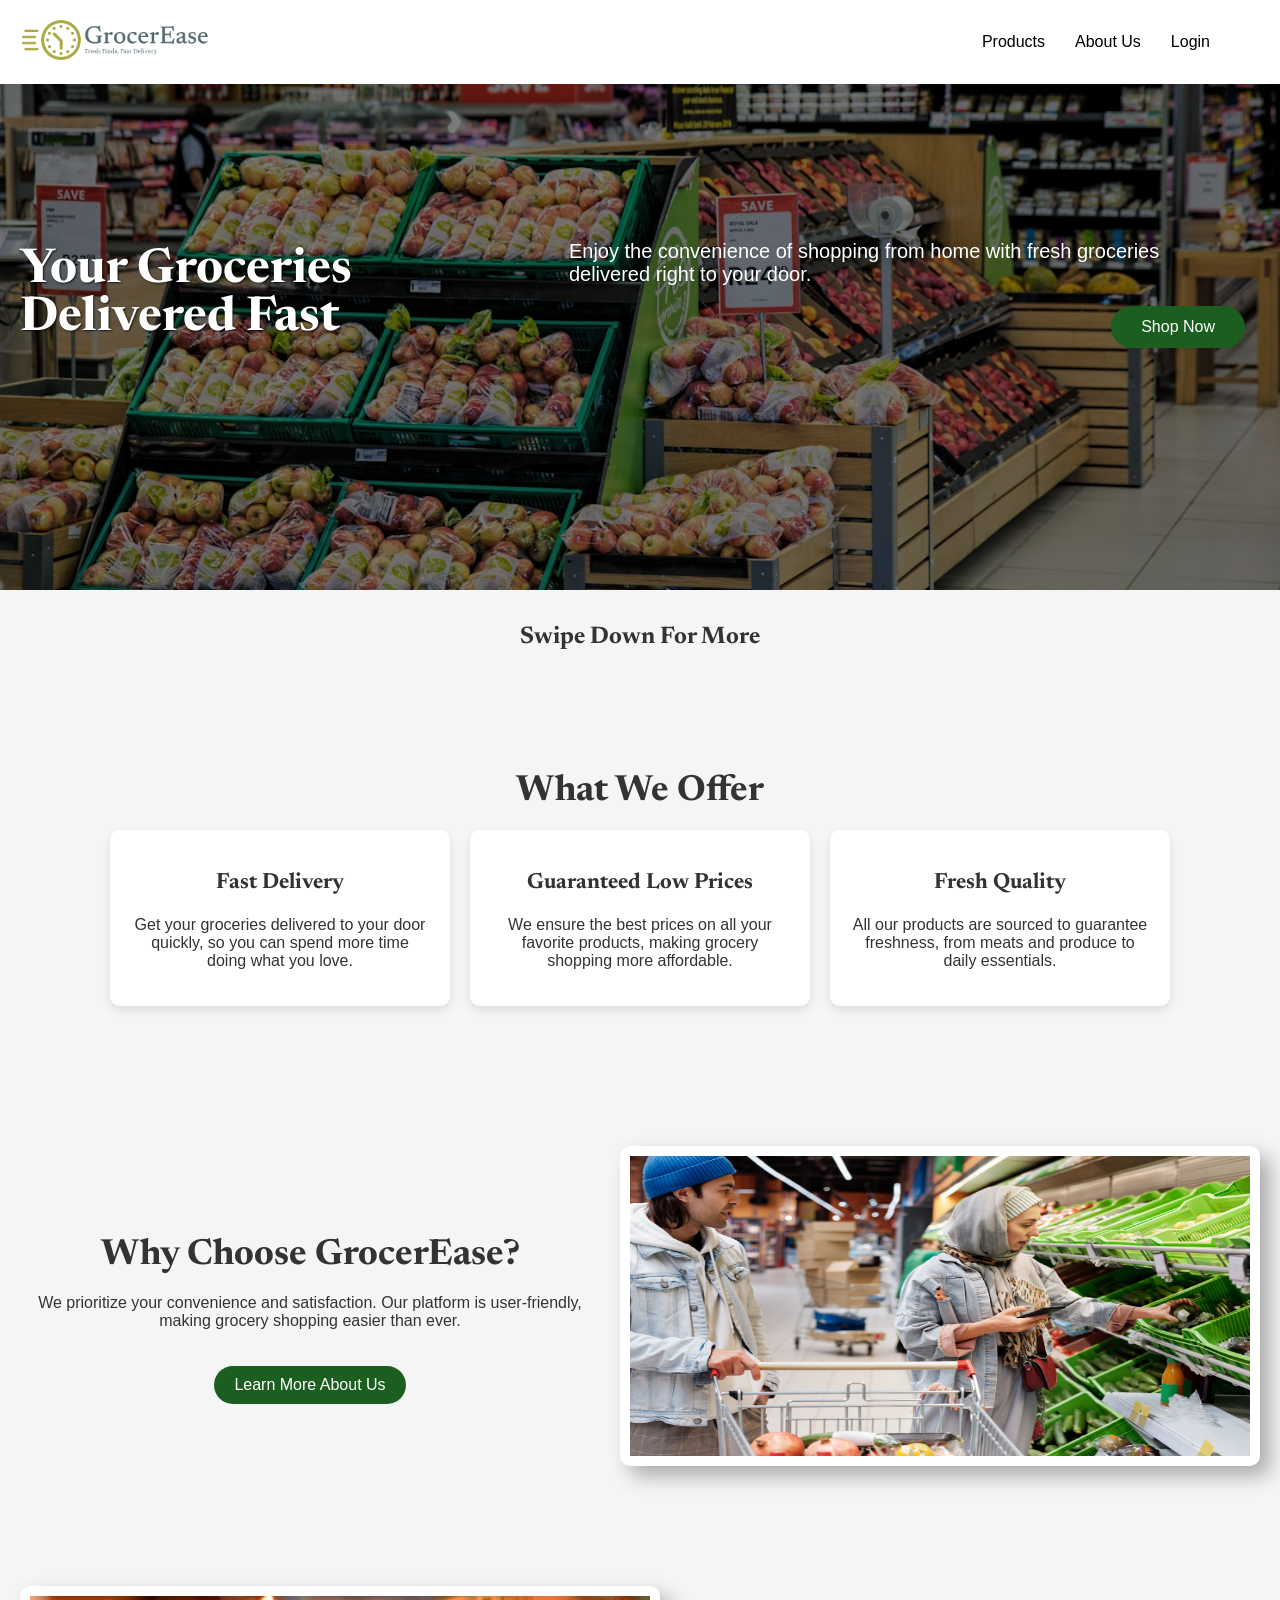
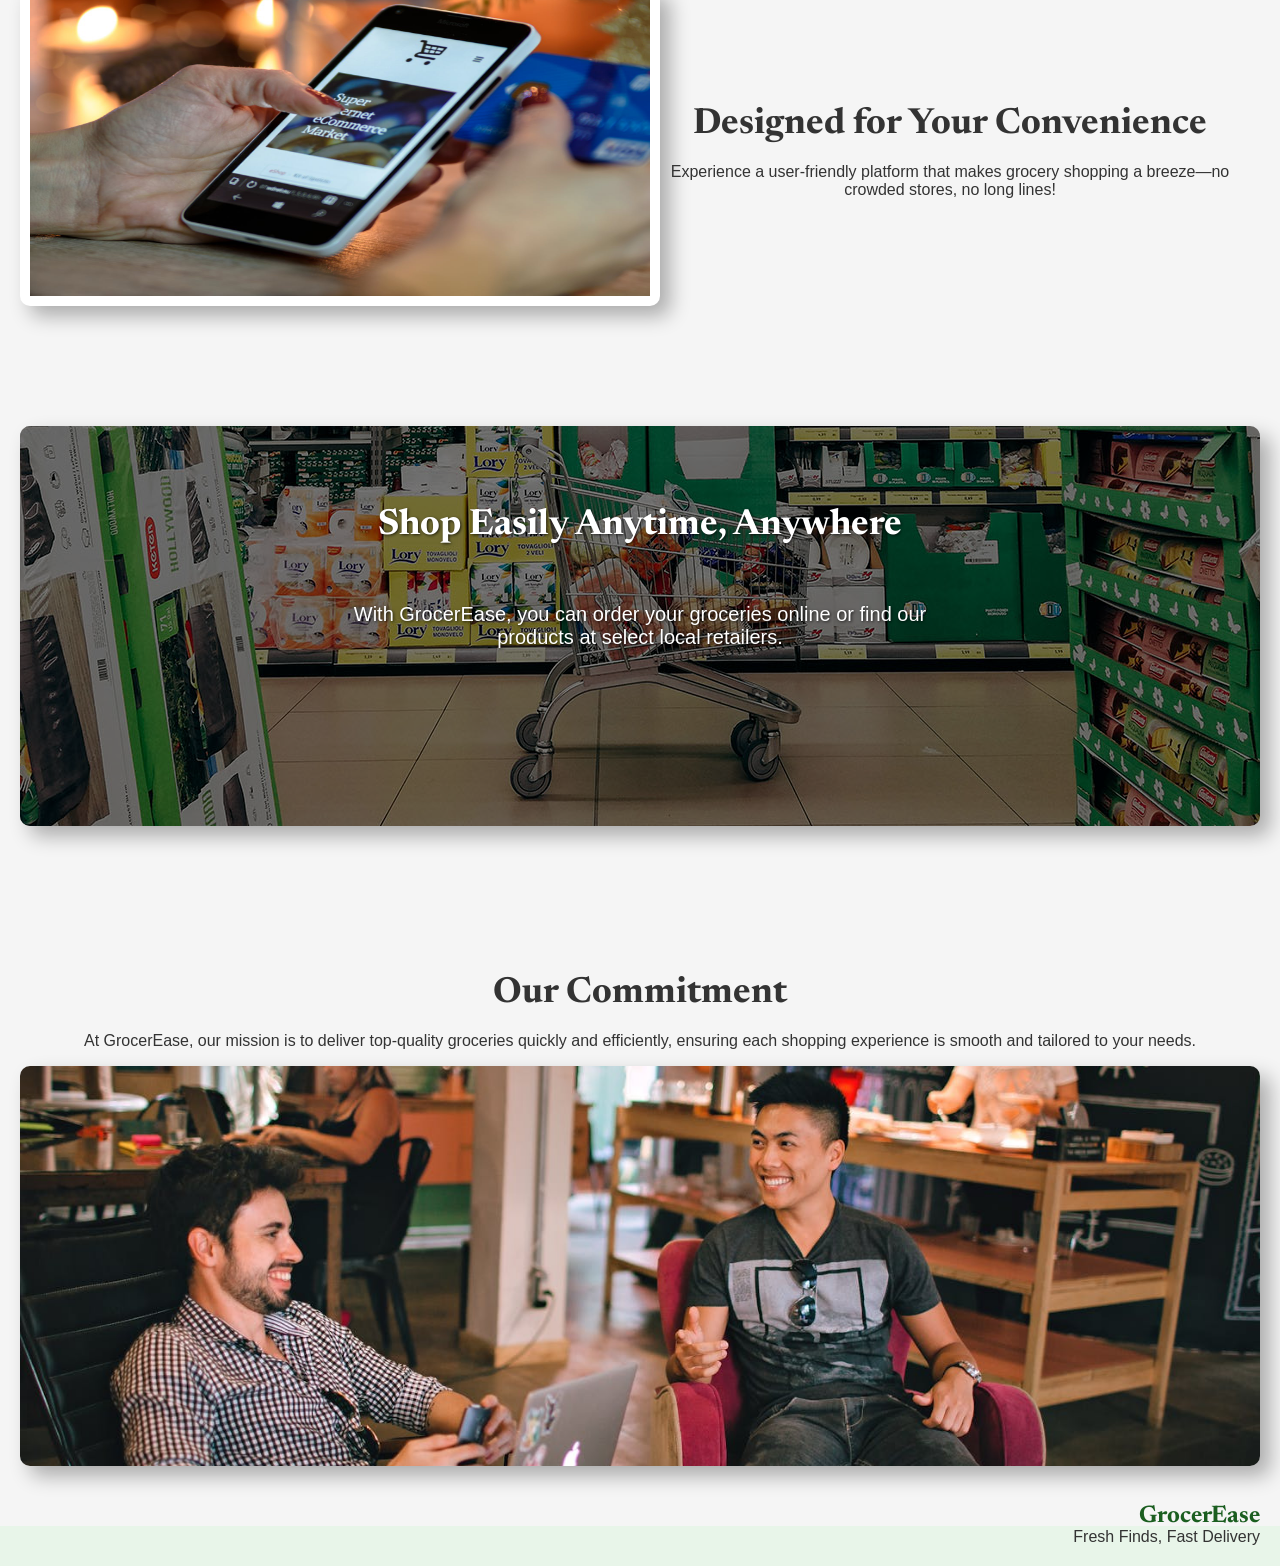
<file: public_html/index.html>
<!DOCTYPE html>
<html lang="en">
<head>
    <meta charset="UTF-8">
    <meta name="viewport" content="width=device-width, initial-scale=1.0">
    <title>Grocerease - Your Grocery Delivery Solution</title>
    <link rel="preconnect" href="https://fonts.googleapis.com">
    <link rel="preconnect" href="https://fonts.gstatic.com" crossorigin>
    <link href="https://fonts.googleapis.com/css2?family=Newsreader:ital,opsz,wght@0,6..72,200..800;1,6..72,200..800&display=swap" rel="stylesheet">
    <link href="https://fonts.googleapis.com/css2?family=Rubik:ital,wght@0,300;1,300&display=swap" rel="stylesheet">
    <link rel="stylesheet" href="css/default.css">
</head>
<body>
    <header class="header" id="header">
        <div class="logo">
            <img src="images/logo.png" alt="Logo" />
        </div>
        <nav class="nav">
            <ul>
                <li><a href="php/login/login.php">Products</a></li>
                <li><a href="php/aboutus.php">About Us</a></li>
                <li><a href="php/login/login.php">Login</a></li>
            </ul>
        </nav>
    </header>
    
    <div class="hero">
        
        <div class="content-container">
            <h1>Your Groceries Delivered Fast</h1>
            <div class="text-container">
                <p>Enjoy the convenience of shopping from home with fresh groceries delivered right to your door.</p>
                <a href="php/login/login.php" class="cta-btn">Shop Now</a>
            </div>
        </div>
    </div>
    <div class="swipe">
        <h2>Swipe Down For More</h2>
    </div>    
    <section id="products" class="info-section">
        <h2>What We Offer</h2>
        <div class="offerings">
            <div class="offering-card">
                <h3>Fast Delivery</h3>
                <p>Get your groceries delivered to your door quickly, so you can spend more time doing what you love.</p>
            </div>
            <div class="offering-card">
                <h3>Guaranteed Low Prices</h3>
                <p>We ensure the best prices on all your favorite products, making grocery shopping more affordable.</p>
            </div>
            <div class="offering-card">
                <h3>Fresh Quality</h3>
                <p>All our products are sourced to guarantee freshness, from meats and produce to daily essentials.</p>
            </div>
        </div>
    </section>

    <section class="info-section split-layout">
        <div class="text-content">
            <h2>Why Choose GrocerEase?</h2>
            <p>We prioritize your convenience and satisfaction. Our platform is user-friendly, making grocery shopping easier than ever.</p>
            <a href="php/aboutus.php" class="about-btn">Learn More About Us</a>
        </div>
        <img src="images/why chosoe.jpg" alt="Description of Image 1" class="image-placeholder">
    </section>

    <section class="info-section split-layout-reverse">
        <div class="text-content">
            <h2>Designed for Your Convenience</h2>
            <p>Experience a user-friendly platform that makes grocery shopping a breeze—no crowded stores, no long lines!</p>
        </div>
        <img src="images/conveniibnce.jpg" alt="Description of Image 2" class="image-placeholder">
    </section>

    <section class="info-section">
        <div class="image-dark">
            <h2>Shop Easily Anytime, Anywhere</h2>
            <p>With GrocerEase, you can order your groceries online or find our products at select local retailers.</p>
        </div>
    </section>
    
    <section class="info-section">
        <h2>Our Commitment</h2>
        <p>At GrocerEase, our mission is to deliver top-quality groceries quickly and efficiently, ensuring each shopping experience is smooth and tailored to your needs.</p>
        <div class="image-place">
            <img src=" images/commitment.jpg" alt="Description of Image 4" style="max-width: 100%; height: auto;">
        </div>
    </section>

    <footer>
        <div class="footer-content">
            <h2>GrocerEase</h2>
            <p>Fresh Finds, Fast Delivery</p>
        </div>
    </footer>

</body>
<script>
    let lastScrollY = window.scrollY;

window.addEventListener('scroll', function() {
    const header = document.getElementById('header');
    const currentScrollY = window.scrollY;

    if (currentScrollY > lastScrollY && currentScrollY > 50) {
        // Scrolling down
        header.classList.add('shrink');
    } else {
        // Scrolling up
        header.classList.remove('shrink');
    }

    lastScrollY = currentScrollY;
});

</script>
</html>
</file>
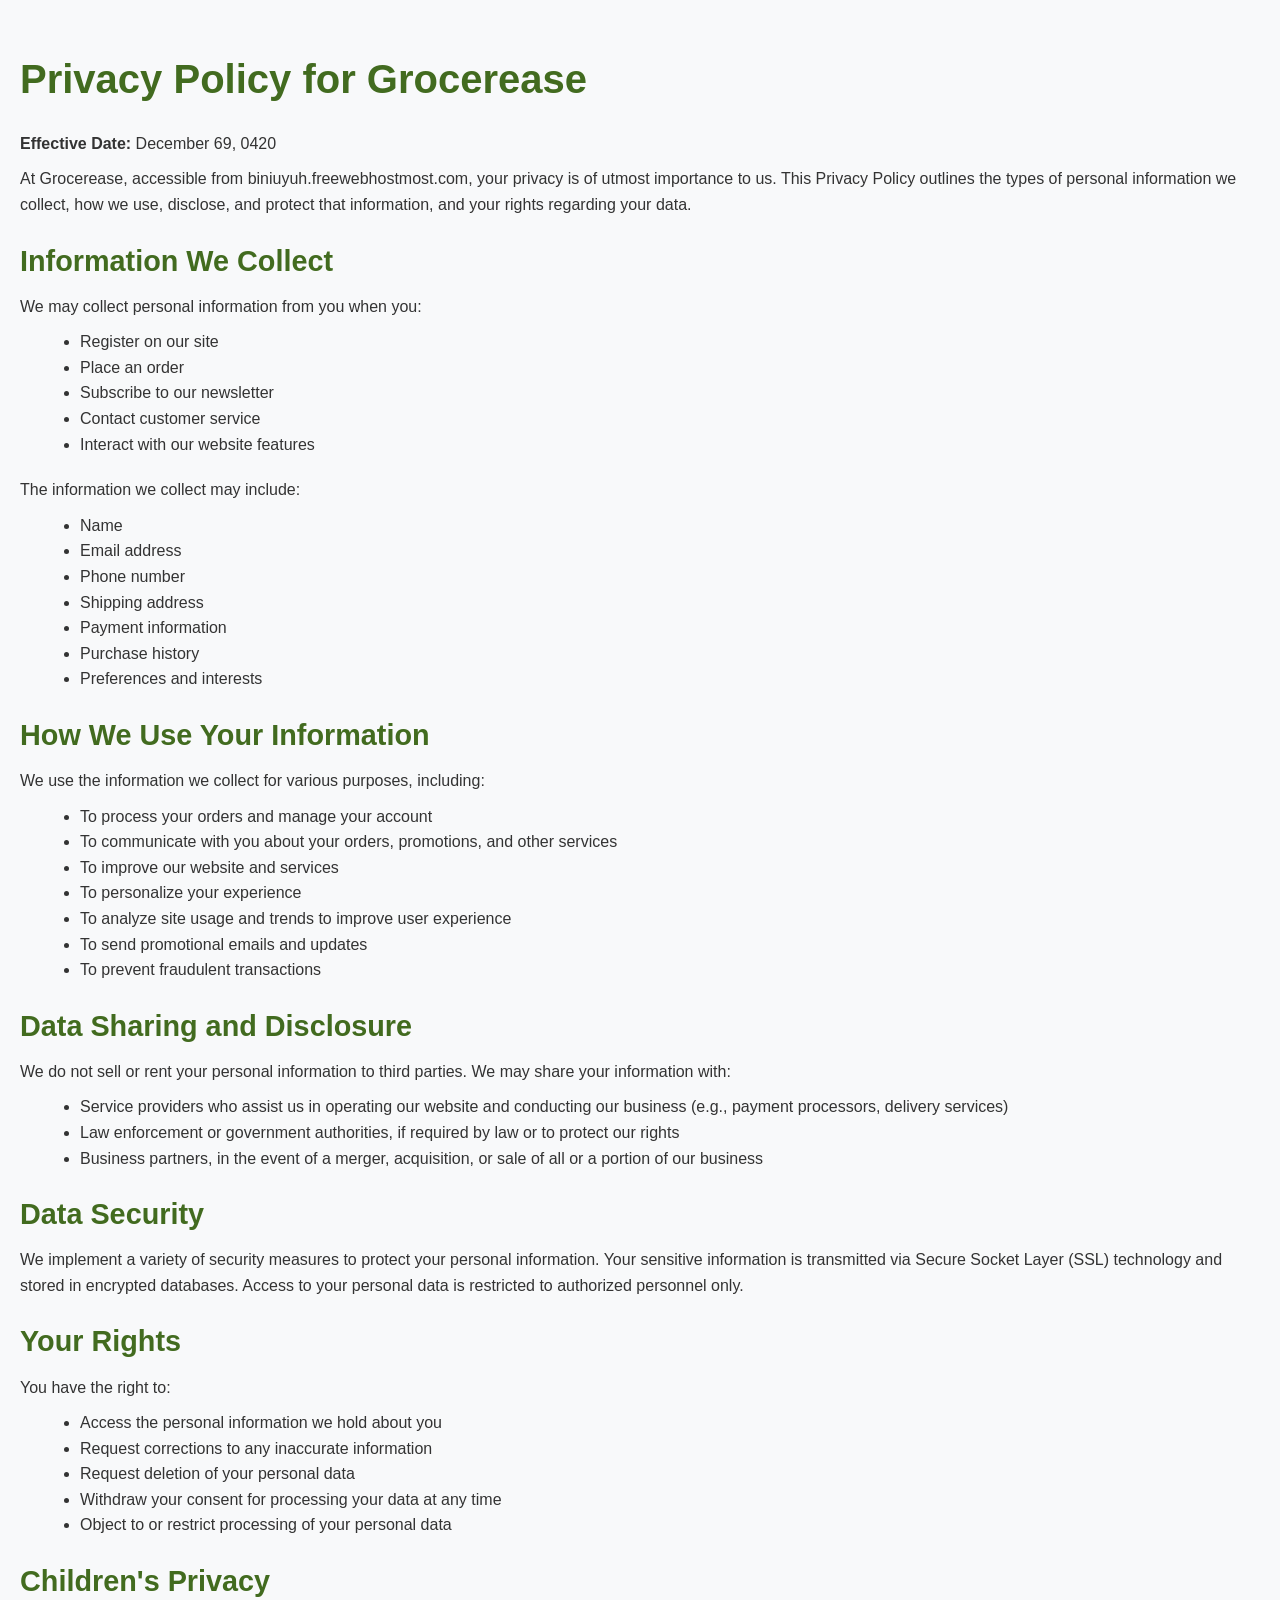
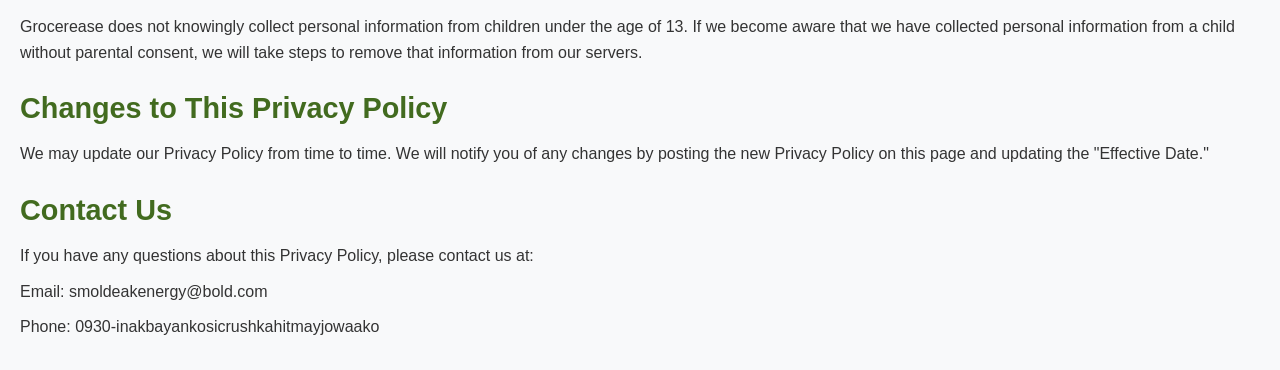
<file: public_html/php/login/user/privacy_policy.html>
<!DOCTYPE html>
<html lang="en">
<head>
    <meta charset="UTF-8">
    <meta name="viewport" content="width=device-width, initial-scale=1.0">
    <title>Privacy Policy - Grocerease</title>
    <style>
        body {
            font-family: 'Roboto', sans-serif; /* Assuming Roboto as the primary font */
            line-height: 1.6;
            background-color: #f8f9fa; /* Light gray for a clean look */
            color: #333;
            margin: 0;
            padding: 20px;
        }
        h1 {
            color: #426b1f; /* Green color for headers */
            font-size: 2.5rem;
            margin-bottom: 20px;
        }
        h2 {
            color: #426b1f;
            margin-top: 20px;
            margin-bottom: 10px;
            font-size: 1.8rem;
        }
        p {
            margin: 10px 0;
        }
        ul {
            margin: 10px 0 20px 20px;
        }
    </style>
</head>
<body>

<h1>Privacy Policy for Grocerease</h1>
<p><strong>Effective Date:</strong> December 69, 0420</p>

<p>At Grocerease, accessible from biniuyuh.freewebhostmost.com, your privacy is of utmost importance to us. This Privacy Policy outlines the types of personal information we collect, how we use, disclose, and protect that information, and your rights regarding your data.</p>

<h2>Information We Collect</h2>
<p>We may collect personal information from you when you:</p>
<ul>
    <li>Register on our site</li>
    <li>Place an order</li>
    <li>Subscribe to our newsletter</li>
    <li>Contact customer service</li>
    <li>Interact with our website features</li>
</ul>
<p>The information we collect may include:</p>
<ul>
    <li>Name</li>
    <li>Email address</li>
    <li>Phone number</li>
    <li>Shipping address</li>
    <li>Payment information</li>
    <li>Purchase history</li>
    <li>Preferences and interests</li>
</ul>

<h2>How We Use Your Information</h2>
<p>We use the information we collect for various purposes, including:</p>
<ul>
    <li>To process your orders and manage your account</li>
    <li>To communicate with you about your orders, promotions, and other services</li>
    <li>To improve our website and services</li>
    <li>To personalize your experience</li>
    <li>To analyze site usage and trends to improve user experience</li>
    <li>To send promotional emails and updates</li>
    <li>To prevent fraudulent transactions</li>
</ul>

<h2>Data Sharing and Disclosure</h2>
<p>We do not sell or rent your personal information to third parties. We may share your information with:</p>
<ul>
    <li>Service providers who assist us in operating our website and conducting our business (e.g., payment processors, delivery services)</li>
    <li>Law enforcement or government authorities, if required by law or to protect our rights</li>
    <li>Business partners, in the event of a merger, acquisition, or sale of all or a portion of our business</li>
</ul>

<h2>Data Security</h2>
<p>We implement a variety of security measures to protect your personal information. Your sensitive information is transmitted via Secure Socket Layer (SSL) technology and stored in encrypted databases. Access to your personal data is restricted to authorized personnel only.</p>

<h2>Your Rights</h2>
<p>You have the right to:</p>
<ul>
    <li>Access the personal information we hold about you</li>
    <li>Request corrections to any inaccurate information</li>
    <li>Request deletion of your personal data</li>
    <li>Withdraw your consent for processing your data at any time</li>
    <li>Object to or restrict processing of your personal data</li>
</ul>

<h2>Children's Privacy</h2>
<p>Grocerease does not knowingly collect personal information from children under the age of 13. If we become aware that we have collected personal information from a child without parental consent, we will take steps to remove that information from our servers.</p>

<h2>Changes to This Privacy Policy</h2>
<p>We may update our Privacy Policy from time to time. We will notify you of any changes by posting the new Privacy Policy on this page and updating the "Effective Date."</p>

<h2>Contact Us</h2>
<p>If you have any questions about this Privacy Policy, please contact us at:</p>
<p>Email: smoldeakenergy@bold.com</p>
<p>Phone: 0930-inakbayankosicrushkahitmayjowaako</p>


</body>
</html>
</file>
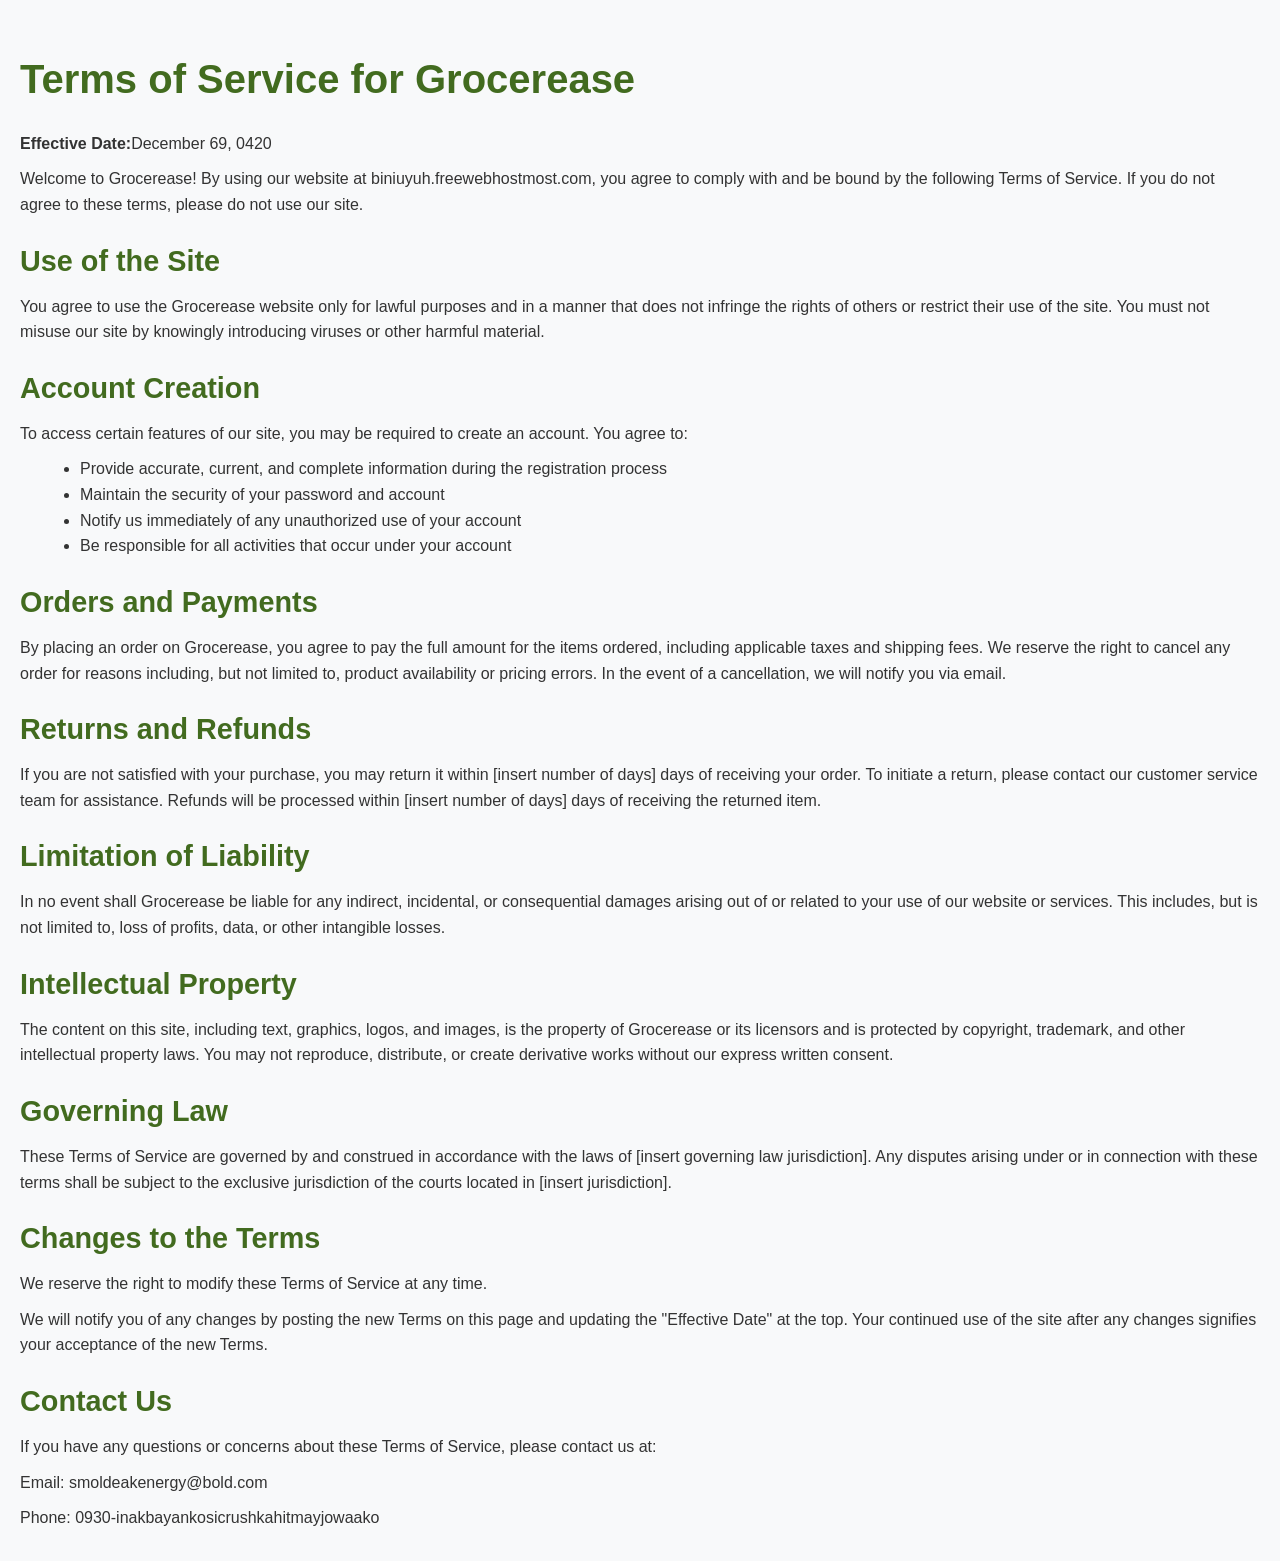
<file: public_html/php/login/user/terms_of_service.html>
<!DOCTYPE html>
<html lang="en">
<head>
    <meta charset="UTF-8">
    <meta name="viewport" content="width=device-width, initial-scale=1.0">
    <title>Terms of Service - Grocerease</title>
    <style>
        body {
            font-family: 'Roboto', sans-serif; /* Assuming Roboto as the primary font */
            line-height: 1.6;
            background-color: #f8f9fa; /* Light gray for a clean look */
            color: #333;
            margin: 0;
            padding: 20px;
        }
        h1 {
            color: #426b1f; /* Green color for headers */
            font-size: 2.5rem;
            margin-bottom: 20px;
        }
        h2 {
            color: #426b1f;
            margin-top: 20px;
            margin-bottom: 10px;
            font-size: 1.8rem;
        }
        p {
            margin: 10px 0;
        }
        ul {
            margin: 10px 0 20px 20px;
        }
    </style>
</head>
<body>

<h1>Terms of Service for Grocerease</h1>
<p><strong>Effective Date:</strong>December 69, 0420</p>

<p>Welcome to Grocerease! By using our website at biniuyuh.freewebhostmost.com, you agree to comply with and be bound by the following Terms of Service. If you do not agree to these terms, please do not use our site.</p>

<h2>Use of the Site</h2>
<p>You agree to use the Grocerease website only for lawful purposes and in a manner that does not infringe the rights of others or restrict their use of the site. You must not misuse our site by knowingly introducing viruses or other harmful material.</p>

<h2>Account Creation</h2>
<p>To access certain features of our site, you may be required to create an account. You agree to:</p>
<ul>
    <li>Provide accurate, current, and complete information during the registration process</li>
    <li>Maintain the security of your password and account</li>
    <li>Notify us immediately of any unauthorized use of your account</li>
    <li>Be responsible for all activities that occur under your account</li>
</ul>

<h2>Orders and Payments</h2>
<p>By placing an order on Grocerease, you agree to pay the full amount for the items ordered, including applicable taxes and shipping fees. We reserve the right to cancel any order for reasons including, but not limited to, product availability or pricing errors. In the event of a cancellation, we will notify you via email.</p>

<h2>Returns and Refunds</h2>
<p>If you are not satisfied with your purchase, you may return it within [insert number of days] days of receiving your order. To initiate a return, please contact our customer service team for assistance. Refunds will be processed within [insert number of days] days of receiving the returned item.</p>

<h2>Limitation of Liability</h2>
<p>In no event shall Grocerease be liable for any indirect, incidental, or consequential damages arising out of or related to your use of our website or services. This includes, but is not limited to, loss of profits, data, or other intangible losses.</p>

<h2>Intellectual Property</h2>
<p>The content on this site, including text, graphics, logos, and images, is the property of Grocerease or its licensors and is protected by copyright, trademark, and other intellectual property laws. You may not reproduce, distribute, or create derivative works without our express written consent.</p>

<h2>Governing Law</h2>
<p>These Terms of Service are governed by and construed in accordance with the laws of [insert governing law jurisdiction]. Any disputes arising under or in connection with these terms shall be subject to the exclusive jurisdiction of the courts located in [insert jurisdiction].</p>

<h2>Changes to the Terms</h2>
<p>We reserve the right to modify these Terms of Service at any time.</p>
<p>We will notify you of any changes by posting the new Terms on this page and updating the "Effective Date" at the top. Your continued use of the site after any changes signifies your acceptance of the new Terms.</p>

<h2>Contact Us</h2>
<p>If you have any questions or concerns about these Terms of Service, please contact us at:</p>
<p>Email: smoldeakenergy@bold.com</p>
<p>Phone: 0930-inakbayankosicrushkahitmayjowaako</p>

</body>
</html>
</file>
<file: public_html/css/default.css>
/* General Styles */
body {
    margin: 0;
    padding: 0;
    font-family: 'Rubik', sans-serif;
    font-weight: 400;
    color: #333;
    background-color: #f5f5f5;
}

h1, h2, h3 {
    font-family: 'Newsreader', serif;
}

a {
    text-decoration: none;
    color: inherit;
}
.hero {
    position: relative;
    background-image: url('../images/groceries\ deliveed.jpg'); /* Use forward slashes */
    background-size: cover;
    background-position: center;
    height: 550px;
    display: flex;
    align-items: center; /* Center items vertically */
    padding: 20px; /* Add padding for spacing */
    color: white; /* Set a default text color */
}

.hero::before {
    content: ""; /* Create an empty element */
    position: absolute; /* Position overlay absolutely */
    top: 0;
    left: 0;
    right: 0;
    bottom: 0;
    background-color: rgba(0, 0, 0, 0.5); /* Semi-transparent black */
    z-index: 1; /* Ensure it’s behind the text */
}
body {
    margin: 0;
    font-family: Arial, sans-serif;
}

.header {
    position: fixed;
    top: 0;
    left: 0;
    width: 100%;
    background-color: white;

    display: flex;
    justify-content: space-between;
    align-items: center;
    padding: 20px;
    transition: padding 0.3s ease, background-color 0.3s ease;
    z-index: 1000;
    
}

.header.shrink {
    padding: 10px 20px;
    background-color: rgba(51, 51, 51, 0.425);
}

.logo img {
    height: 40px; /* Adjust logo size */
}
.nav{
    
    margin-right: 75px;
}
.nav ul {
    list-style: none;
    margin: 0;
    padding: 0;
    display: flex;
}

.nav li {
    margin: 0 15px;
}

.nav a {
    color: black;
    text-decoration: none;
    transition: color 0.3s ease;
}

.nav a:hover {
    color: lightgreen; /* Change color on hover */
}


.content-container {
    display: flex;
    width: 100%; /* Ensure it takes full width */
    justify-content: space-evenly; /* Space header and text container */
    position: relative; /* Ensure content is above the overlay */
    z-index: 2; /* Higher z-index to ensure it's above the overlay */
   
}

.text-container {
    display: flex;
    flex-direction: column; /* Stack vertically */
    align-items: flex-end;
    padding: 15px; /* Align to the right */
}

.hero h1 {
    font-size: 48px;
    text-shadow: 1px 1px 2px rgba(0, 0, 0, 0.7);
}

.hero p {
    font-size: 20px;
    margin: 10px 0; /* Space between paragraph and button */
}

.cta-btn {
    background-color: #1b5e20;
    color: white;
    padding: 12px 30px;
    font-size: 16px;
    border-radius: 25px;
    margin-top: 10px; /* Space above button */
}

.swipe {
    display: flex;
    justify-content: center; /* Center content horizontally */
    align-items: center; /* Center content vertically */
    width: 100%; /* Full width */
    padding: 35px 0; /* Add some padding for spacing */
    background-color: #f5f5f5; /* Optional: Background color for better visibility */
}

.swipe h2 {
    margin: 0; /* Remove default margins */
    font-size: 24px; /* Adjust font size as needed */
    text-align: center; /* Ensure text is centered */
}



/* Info Sections */
.info-section {
    padding: 60px 20px;
    text-align: center;
}

.info-section h2 {
    font-size: 36px;
    color: #333;
    margin-bottom: 20px;
}

.offerings {
    display: flex;
    justify-content: center;
    gap: 20px;
    flex-wrap: wrap;
    margin: 20px 0;
}

.offering-card {
    background-color: white;
    border-radius: 10px;
    padding: 20px;
    box-shadow: 0 4px 8px rgba(0, 0, 0, 0.1);
    width: 300px;
    text-align: center;
}

.offering-card h3 {
    font-size: 22px;
    color: #333;
}

/* Split Layout */
.split-layout {
    display: flex;
    align-items: center;
    justify-content: space-between;
    padding: 60px 20px;
}

.split-layout-reverse {
    display: flex;
    flex-direction: row-reverse;
    align-items: center;
    justify-content: space-between;
    padding: 60px 20px;
}

.text-content {
    flex: 1;
    padding-right: 20px;
}

.image-place {
    width: 100%;
    height: 400px;
    border-radius: 10px;
    position: relative;
    overflow: hidden;
    display: flex;
    justify-content: center; /* Centers horizontally */
    align-items: center;     /* Centers vertically */
    box-shadow: 10px 10px 20px rgba(0, 0, 0, 0.3);
 
}


.image-place h2{
    position: absolute;
    top: 50%;
    left: 50%;
    transform: translate(-50%, -50%);
    color: #333;
    text-align: center;
    margin: 0;
    padding: 0 10px; /* Add padding if needed */
    z-index: 1; /* Ensure text is above the background */
}
.image-place p {
    position: absolute;
    top: 50%;
    left: 50%;
    transform: translate(-50%, -50%);
    color: #333;
    text-align: center;
    margin: 0;
    padding-top: 150px; /* Add padding if needed */
    z-index: 1;
     /* Ensure text is above the background */
}


.image-placeholder {
    width: 50%;
    height: 300px;
    background-color: white; /* Placeholder color */
    border-radius: 10px;
    padding: 10px;
    box-shadow: 10px 10px 20px rgba(0, 0, 0, 0.3);
}



/* For the dark image */
.image-dark {
    position: relative;
    text-align: center;
    color: white;
    width: 100%;   
    height: 400px; /* Adjust height as necessary */
    overflow: hidden;
    background-image: url('../images/img1.jpg'); /* Set the background image */
    background-size:cover; /* Cover the entire area */
    background-position: center; /* Center the background image */
    box-shadow: 10px 10px 20px rgba(0, 0, 0, 0.3);
    border-radius: 10px;

}

/* Darken the background with an overlay */
.image-dark::before {
    content: '';
    position: absolute;
    top: 0;
    left: 0;
    width: 100%;
    height: 100%;
    background-color: rgba(0, 0, 0, 0.5); /* Dark overlay */
    z-index: 0; /* Behind the text */
}

/* Position the text on top of the image */
.image-dark h2, .image-dark p {
    position: absolute;
    top: 50%; /* Center vertically */
    left: 50%; /* Center horizontally */
    transform: translate(-50%, -50%); /* Adjust for centering */
    z-index: 1; /* Ensure text is on top */
    margin: 0;
    padding: 0 10px; /* Add padding if needed */
    text-shadow: 1px 1px 3px rgba(0, 0, 0, 0.7); /* Ensure text is readable */
}

/* Specific styling for <h2> */
.image-dark h2 {
    top: 100px; /* Adjust top position as needed */
    font-size: 36px; /* Increase font size if necessary */
    margin-bottom: 10px;
    color: white; /* Space between <h2> and <p> */
}

/* Specific styling for <p> */
.image-dark p {
    font-size: 20px; /* Font size for paragraph */
}


/* About Us Button */
.about-btn {
    display: inline-block;
    background-color: #1b5e20;
    color: white;
    padding: 10px 20px;
    border-radius: 25px;
    margin-top: 20px;
}

/* Footer */
footer {
    background-color: #e8f5e9;
    padding: 20px;
    position: relative;
}

.footer-content {
    position: absolute;
    bottom: 20px;
    right: 20px;
    text-align: right;
}

.footer-content h2 {
    margin: 0;
    font-size: 24px;
    color: #1b5e20;
}

.footer-content p {
    margin: 0;
    color: #333;
}
</file>
